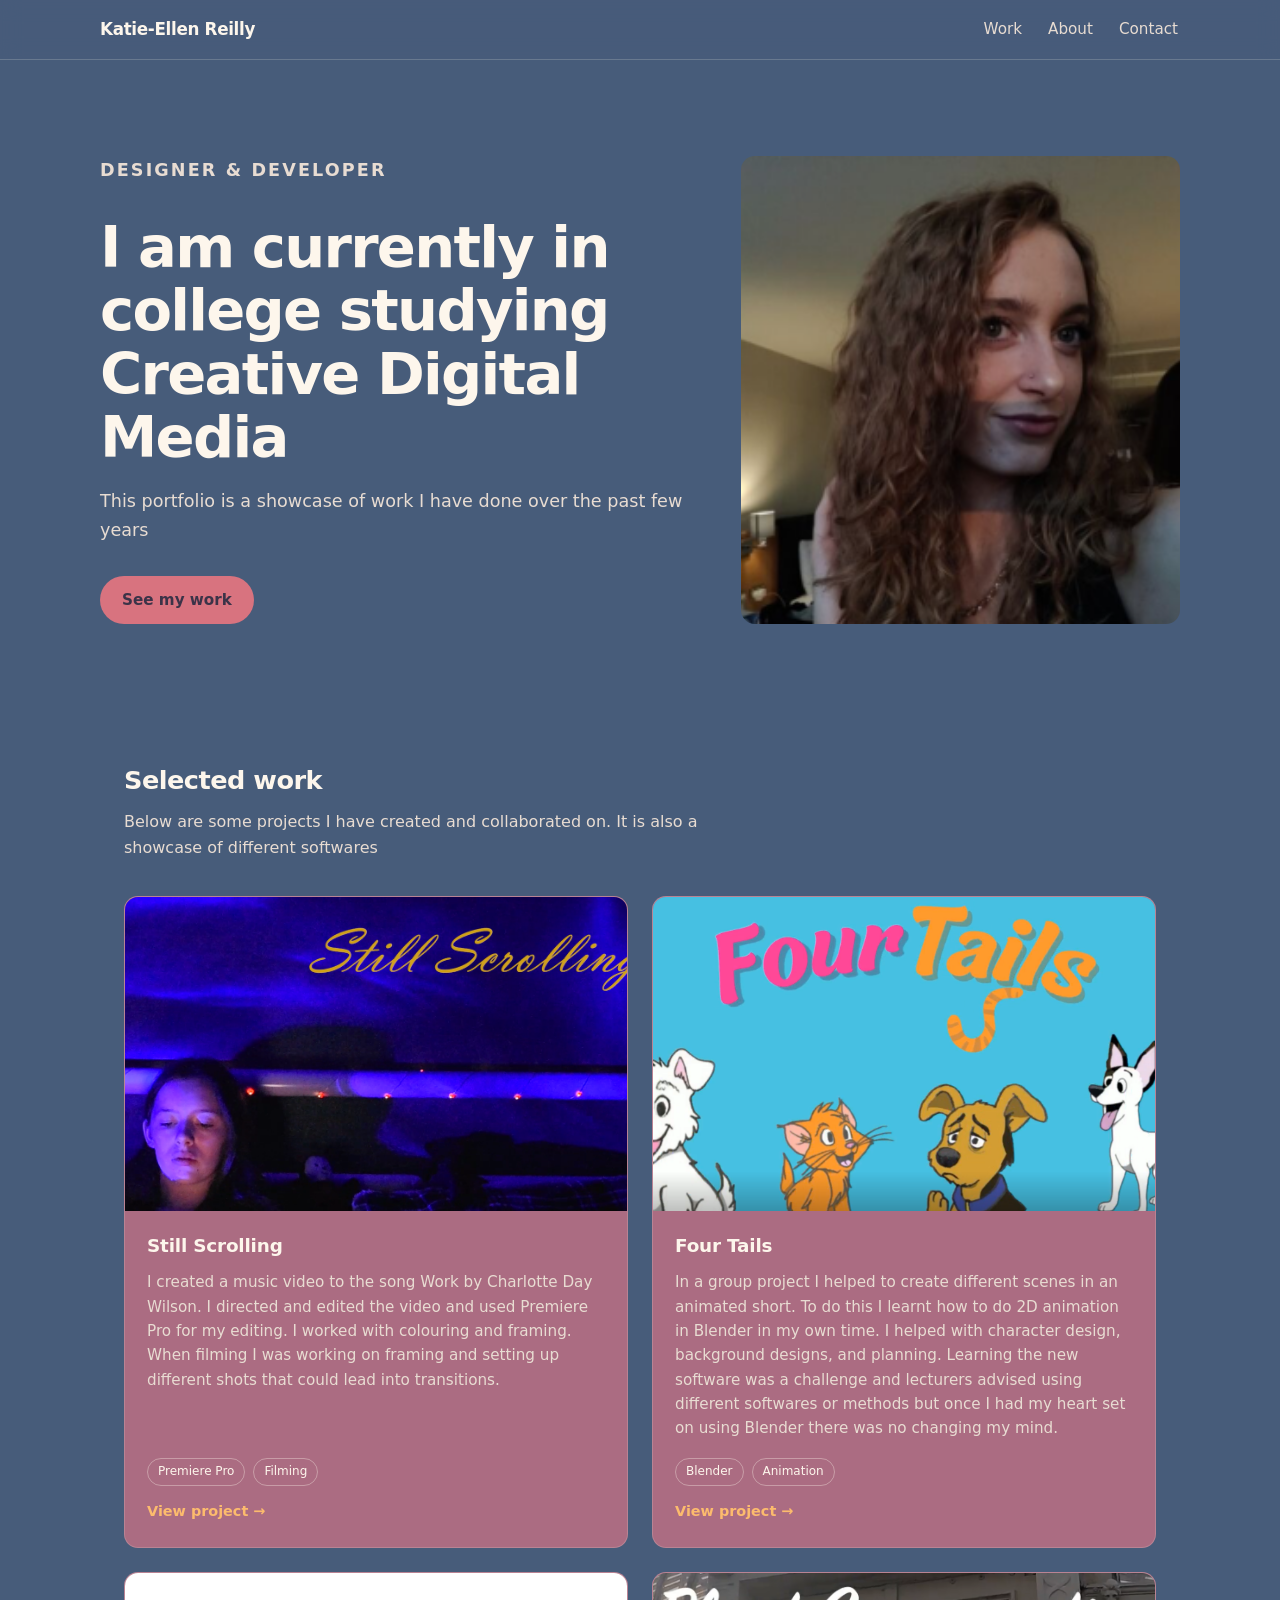
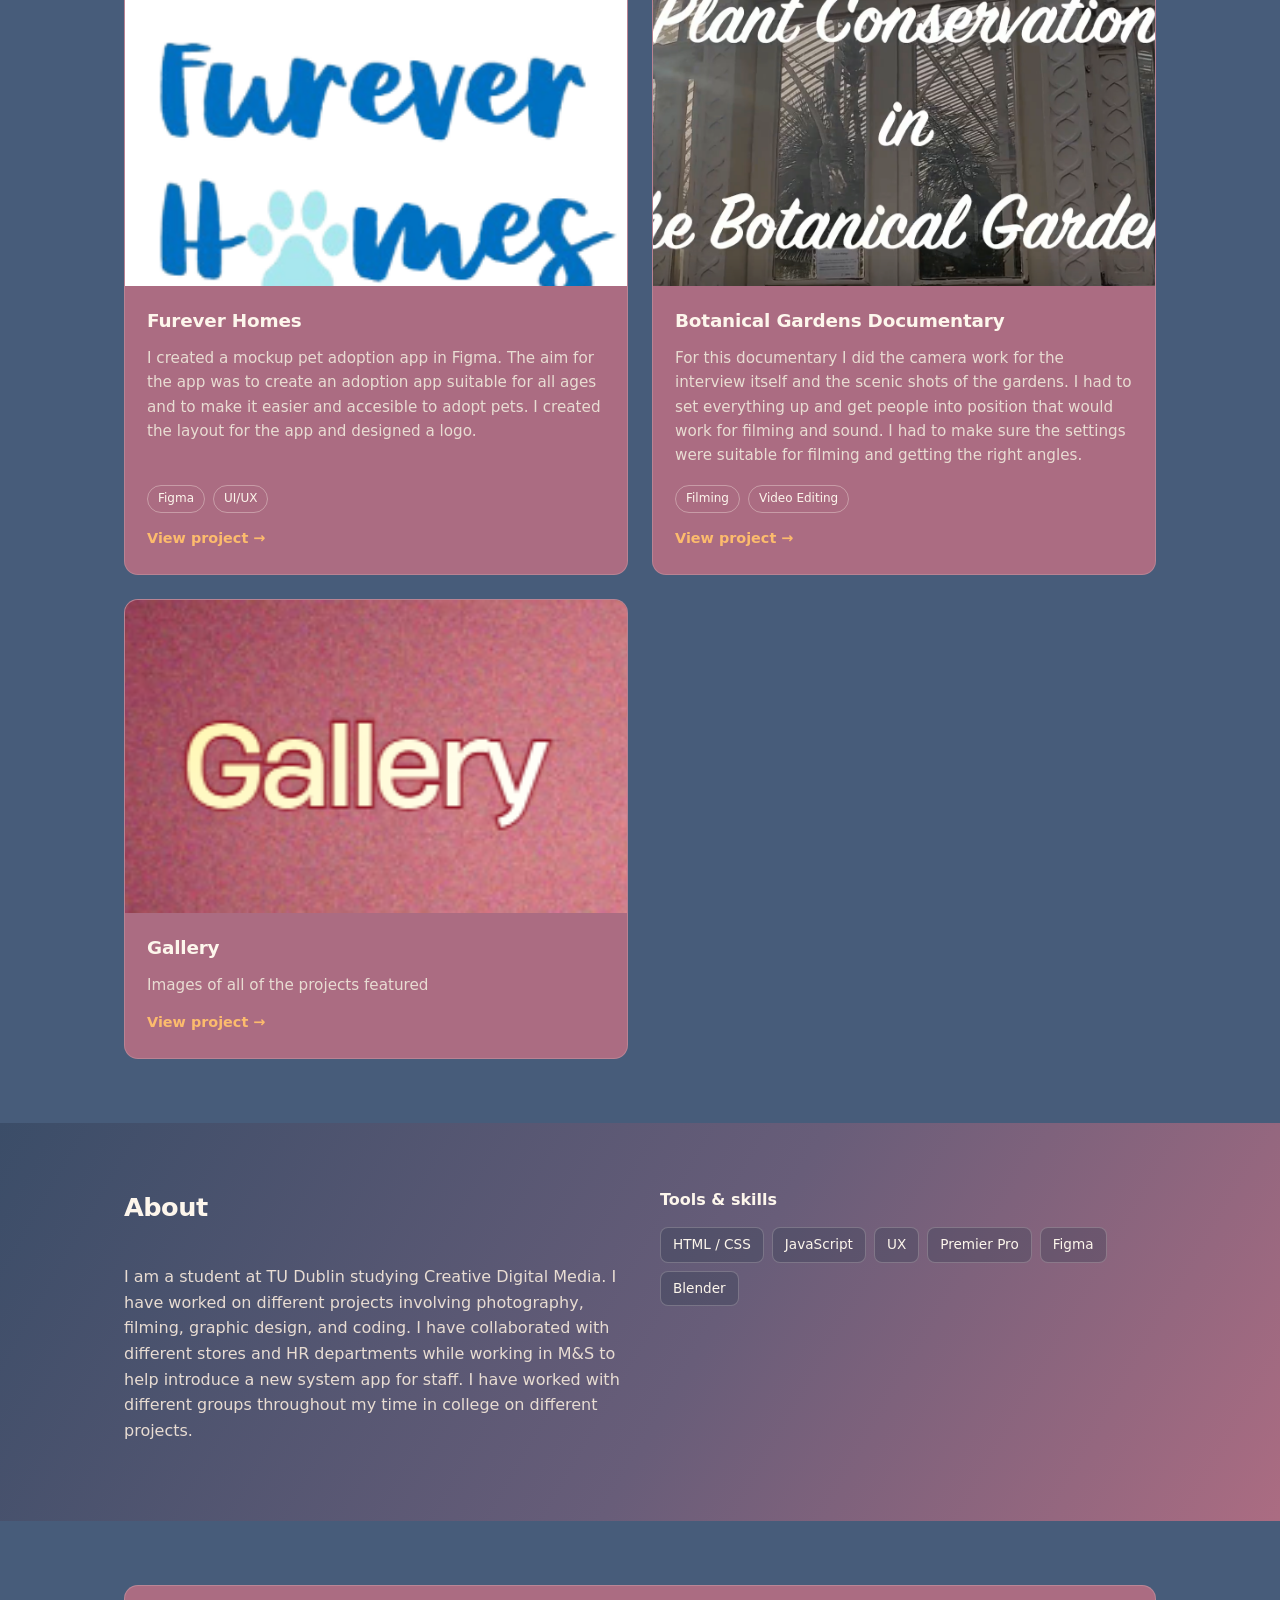
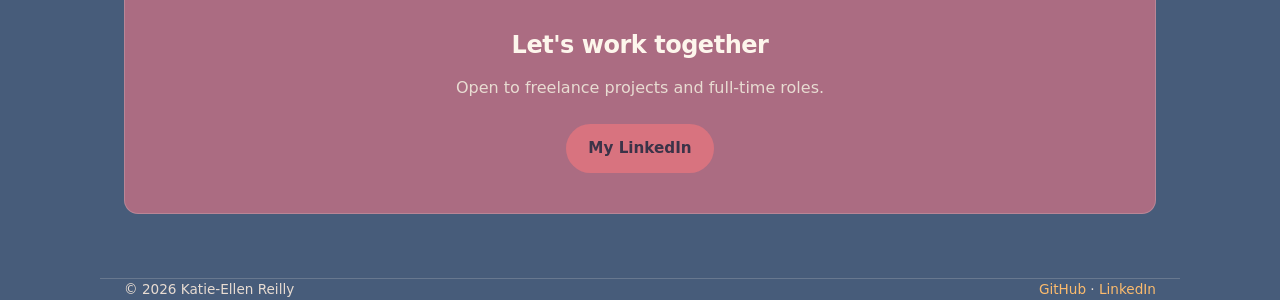
<file: index.html>
<!DOCTYPE html>
<html lang="en">
<head>
<meta charset="UTF-8">
<meta name="viewport" content="width=device-width, initial-scale=1">
<title>Katie-Ellen Reilly — Portfolio</title>
<meta name="description" content="Portfolio of Katie-Ellen Reilly — designer &amp; developer.">
<link rel="stylesheet" href="styles.css">
</head>
<body>

<header>
  <div class="wrap nav">
    <a href="#" class="logo">Katie-Ellen Reilly</a>
    <nav>
      <ul>
        <li><a href="#work">Work</a></li>
        <li><a href="#about">About</a></li>
        <li><a href="#contact">Contact</a></li>
      </ul>
    </nav>
  </div>
</header>

<main>
  <!-- HERO -->
  <div class="wrap hero">
    <div class="hero-text">
      <p class="eyebrow">Designer &amp; Developer</p>
      <h1>I am currently in college studying Creative Digital Media</h1>
      <p>This portfolio is a showcase of work I have done over the past few years</p>
      <div class="btn-row">
        <a class="btn" href="#work">See my work</a>
      </div>
    </div>
    <div class="hero-media">
      <img src="images/katie.png" alt="Portrait of Katie-Ellen Reilly">
    </div>
  </div>

  <!-- PROJECTS -->
  <section id="work">
    <div class="wrap">
      <div class="section-head">
        <h2>Selected work</h2>
        <p>Below are some projects I have created and collaborated on. It is also a showcase of different softwares</p>
      </div>

      <div class="projects">

        <!-- PROJECT 1 -->
        <article class="card">
          <a class="card-link-wrap" href="work/still-scrolling.html">
            <div class="card-media">
              <img src="images/still%20scrolling.png" alt="Still Scrolling music video still">
            </div>
            <div class="card-body">
              <h3>Still Scrolling</h3>
              <p>I created a music video to the song Work by Charlotte Day Wilson. I directed and edited the video and used Premiere Pro for my editing. I worked with colouring and framing. When filming I was working on framing and setting up different shots that could lead into transitions.</p>
              <div class="tags">
                <span class="tag">Premiere Pro</span>
                <span class="tag">Filming</span>
              </div>
              <span class="card-cta">View project →</span>
            </div>
          </a>
        </article>

        <!-- PROJECT 2 -->
        <article class="card">
          <a class="card-link-wrap" href="work/four-tails.html">
            <div class="card-media">
              <img src="images/fourtails%20title.png" alt="Four Tails animation still">
            </div>
            <div class="card-body">
              <h3>Four Tails</h3>
              <p>In a group project I helped to create different scenes in an animated short. To do this I learnt how to do 2D animation in Blender in my own time. I helped with character design, background designs, and planning. Learning the new software was a challenge and lecturers advised using different softwares or methods but once I had my heart set on using Blender there was no changing my mind.</p>
              <div class="tags">
                <span class="tag">Blender</span>
                <span class="tag">Animation</span>
              </div>
              <span class="card-cta">View project →</span>
            </div>
          </a>
        </article>

        <!-- PROJECT 3 -->
        <article class="card">
          <a class="card-link-wrap" href="work/fureverhomes.html">
            <div class="card-media">
              <img src="images/furever%20homes.png" alt="Grow AI app mockup">
            </div>
            <div class="card-body">
              <h3>Furever Homes</h3>
              <p>I created a mockup pet adoption app in Figma. The aim for the app was to create an adoption app suitable for all ages and to make it easier and accesible to adopt pets. I created the layout for the app and designed a logo.</p>
              <div class="tags">
                <span class="tag">Figma</span>
                <span class="tag">UI/UX</span>
              </div>
              <span class="card-cta">View project →</span>
            </div>
          </a>
        </article>

        <!-- PROJECT 4 -->
        <article class="card">
          <a class="card-link-wrap" href="work/botanics-doc.html">
            <div class="card-media">
              <img src="images/botanics%20title.png" alt="Botanical gardens documentary still">
            </div>
            <div class="card-body">
              <h3>Botanical Gardens Documentary</h3>
              <p>For this documentary I did the camera work for the interview itself and the scenic shots of the gardens. I had to set everything up and get people into position that would work for filming and sound. I had to make sure the settings were suitable for filming and getting the right angles.</p>
              <div class="tags">
                <span class="tag">Filming</span>
                <span class="tag">Video Editing</span>
              </div>
              <span class="card-cta">View project →</span>
            </div>
          </a>
        </article>

        <!-- PROJECT 5 -->
        <article class="card">
          <a class="card-link-wrap" href="work/gallery.html">
            <div class="card-media">
              <img src="images/gallery.png" alt="Gallery">
            </div>
            <div class="card-body">
              <h3>Gallery</h3>
              <p>Images of all of the projects featured</p>
              <span class="card-cta">View project →</span>
            </div>
          </a>
        </article>

      </div>
    </div>
  </section>

  <!-- ABOUT -->
  <section id="about">
    <div class="wrap about-grid">
      <div>
        <div class="section-head"><h2>About</h2></div>
        <p>
          I am a student at TU Dublin studying Creative Digital Media. I have worked on different projects involving photography, filming, graphic design, and coding. I have collaborated with different stores and HR departments while working in M&amp;S to help introduce a new system app for staff. I have worked with different groups throughout my time in college on different projects.
        </p>
      </div>
      <div>
        <h3 class="skills-title">Tools &amp; skills</h3>
        <ul class="skills">
          <li>HTML / CSS</li>
          <li>JavaScript</li>
          <li>UX</li>
          <li>Premier Pro</li>
          <li>Figma</li>
          <li>Blender</li>
        </ul>
      </div>
    </div>
  </section>

  <!-- CONTACT -->
  <section id="contact">
    <div class="wrap">
      <div class="contact-box">
        <h2>Let's work together</h2>
        <p>Open to freelance projects and full-time roles.</p>
        <a class="btn" href="https://www.linkedin.com/in/katie-ellen-reilly-738b20449">My LinkedIn</a>
      </div>
    </div>
  </section>
</main>

<footer class="wrap">
  <span>© <span id="year"></span> Katie-Ellen Reilly</span>
  <span>
    <a href="https://github.com/yourhandle">GitHub</a> ·
    <a href="https://www.linkedin.com/in/katie-ellen-reilly-738b20449">LinkedIn</a>
  </span>
</footer>

<script>
  document.getElementById('year').textContent = new Date().getFullYear();
</script>
</body>
</html>
</file>
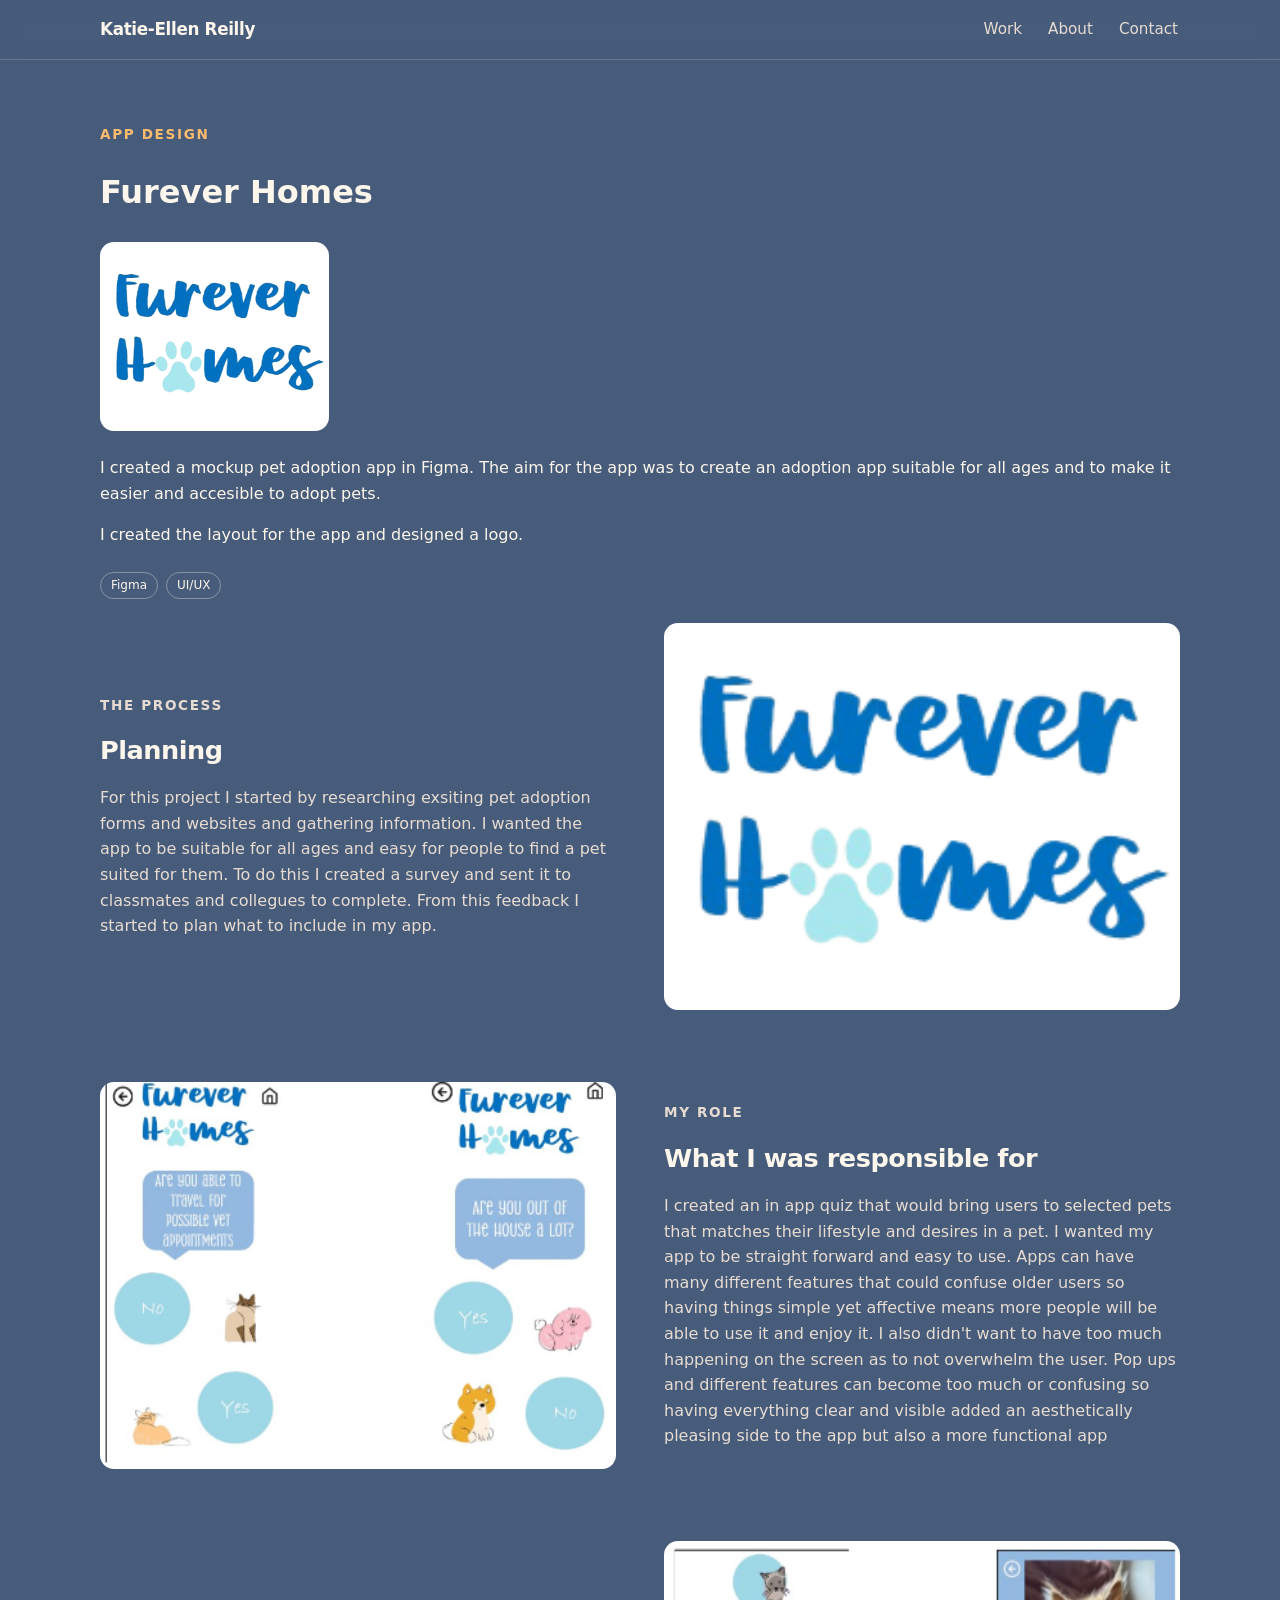
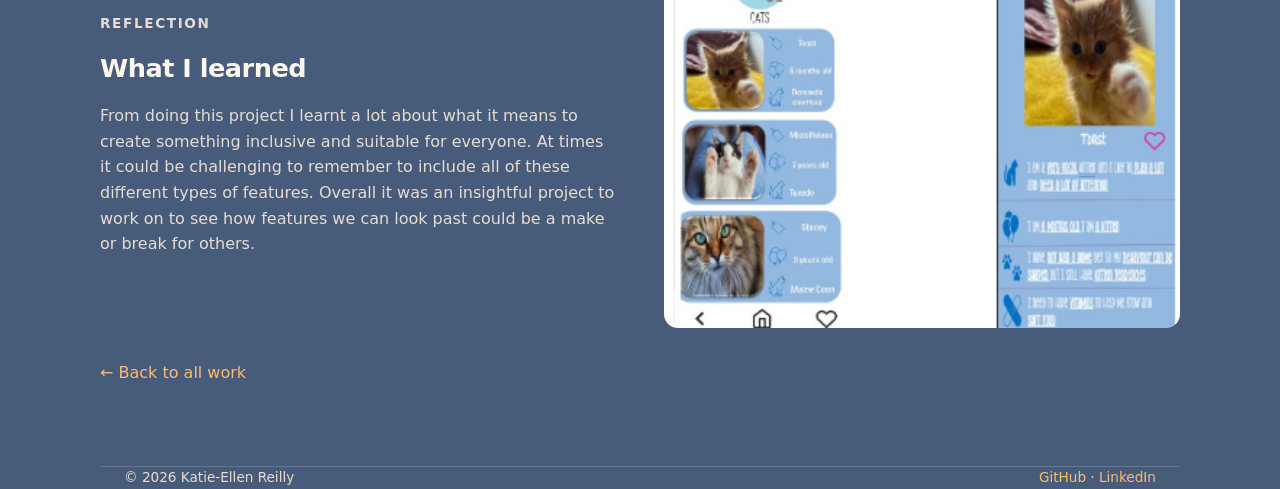
<file: work/fureverhomes.html>
<!DOCTYPE html>
<html lang="en">
<head>
<meta charset="UTF-8">
<meta name="viewport" content="width=device-width, initial-scale=1">
<title>Grow AI — Katie-Ellen Reilly</title>
<meta name="description" content="Furever Homes — a pet adoption app mockup by Katie-Ellen Reilly.">
<link rel="stylesheet" href="../styles.css">
</head>
<body>

<header>
  <div class="wrap nav">
    <a href="../index.html" class="logo">Katie-Ellen Reilly</a>
    <nav>
      <ul>
        <li><a href="../index.html#work">Work</a></li>
        <li><a href="../index.html#about">About</a></li>
        <li><a href="../index.html#contact">Contact</a></li>
      </ul>
    </nav>
  </div>
</header>

<main>
  <div class="wrap" style="padding:64px 0">
    <p class="eyebrow">App Design</p>
    <h1>Furever Homes</h1>
    <img src="../images/furever%20homes.png" alt="Furever Homes app mockup"
         style="border-radius:14px;margin:24px 0">
    <p>I created a mockup pet adoption app in Figma. The aim for the app was to create an adoption app suitable for all ages and to make it easier and accesible to adopt pets.</p>
    <p>I created the layout for the app and designed a logo.</p>
    <div class="tags">
      <span class="tag">Figma</span>
      <span class="tag">UI/UX</span>
    </div>
      
          <!-- PROCESS -->
<section class="process">

  <div class="process-row">
    <div class="process-text">
      <p class="eyebrow">The process</p>
      <h2>Planning</h2>
      <p>For this project I started by researching exsiting pet adoption forms and websites and gathering information. I wanted the app to be suitable for all ages and easy for people to find a pet suited for them. To do this I created a survey and sent it to classmates and collegues to complete. From this feedback I started to plan what to include in my app.</p>
    </div>
    <div class="process-media">
      <img src="../images/furever%20homes.png" alt="Planning notes and storyboard for the project">
    </div>
  </div>

  <div class="process-row reverse">
    <div class="process-text">
      <p class="eyebrow">My role</p>
      <h2>What I was responsible for</h2>
      <p>I created an in app quiz that would bring users to selected pets that matches their lifestyle and desires in a pet. I wanted my app to be straight forward and easy to use. Apps can have many different features that could confuse older users so having things simple yet affective means more people will be able to use it and enjoy it. I also didn't want to have too much happening on the screen as to not overwhelm the user. Pop ups and different features can become too much or confusing so having everything clear and visible added an aesthetically pleasing side to the app but also a more functional app​</p>
    </div>
    <div class="process-media">
      <img src="../images/quiz.png" alt="Working on the project">
    </div>
  </div>

  <div class="process-row">
    <div class="process-text">
      <p class="eyebrow">Reflection</p>
      <h2>What I learned</h2>
      <p>From doing this project I learnt a lot about what it means to create something inclusive and suitable for everyone. At times it could be challenging to remember to include all of these different types of features. Overall it was an insightful project to work on to see how features we can look past could be a make or break for others.</p>
    </div>
    <div class="process-media">
      <img src="../images/main%20page.png" alt="Final outcome of the project">
    </div>
  </div>

</section>
    <p style="margin-top:32px"><a href="../index.html#work">← Back to all work</a></p>
  </div>
</main>

<footer class="wrap">
  <span>© <span id="year"></span> Katie-Ellen Reilly</span>
  <span>
    <a href="https://github.com/yourhandle">GitHub</a> ·
    <a href="https://linkedin.com/in/yourhandle">LinkedIn</a>
  </span>
</footer>

<script>
  document.getElementById('year').textContent = new Date().getFullYear();
</script>
</body>
</html>
</file>
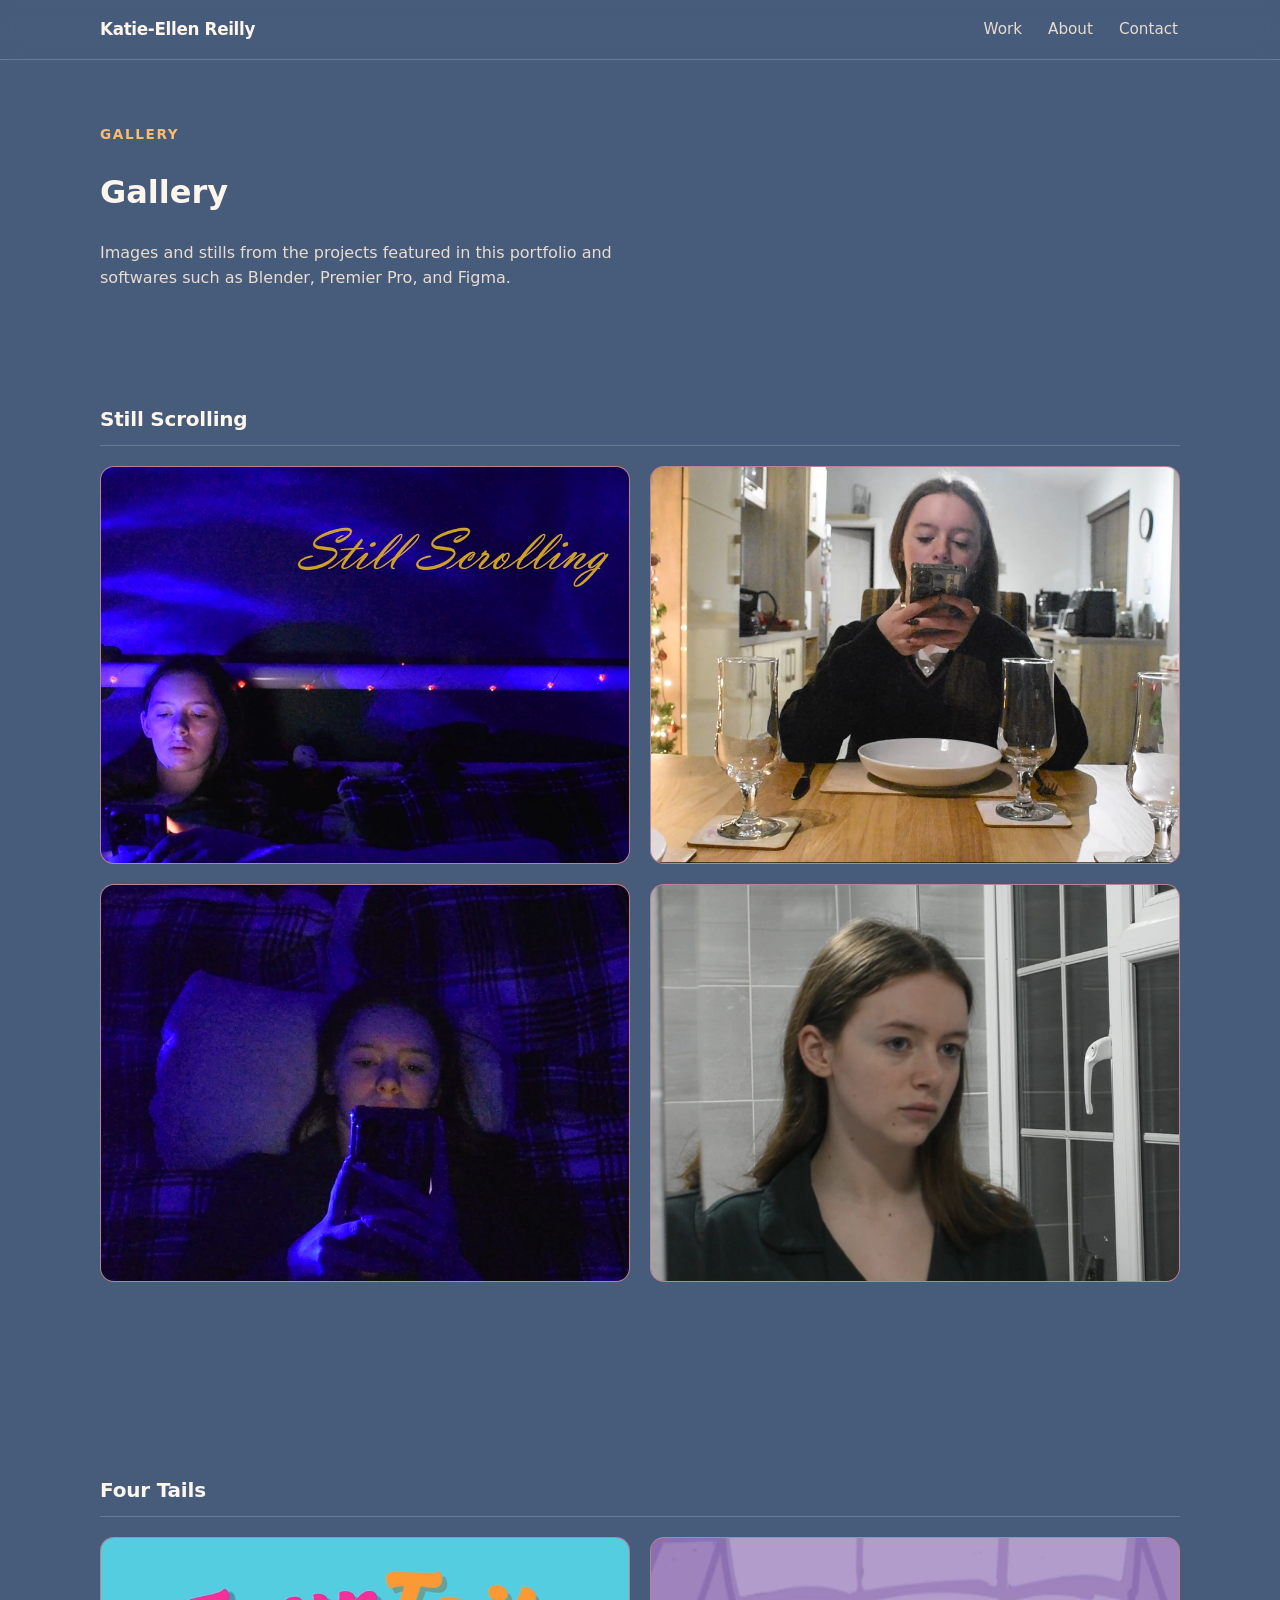
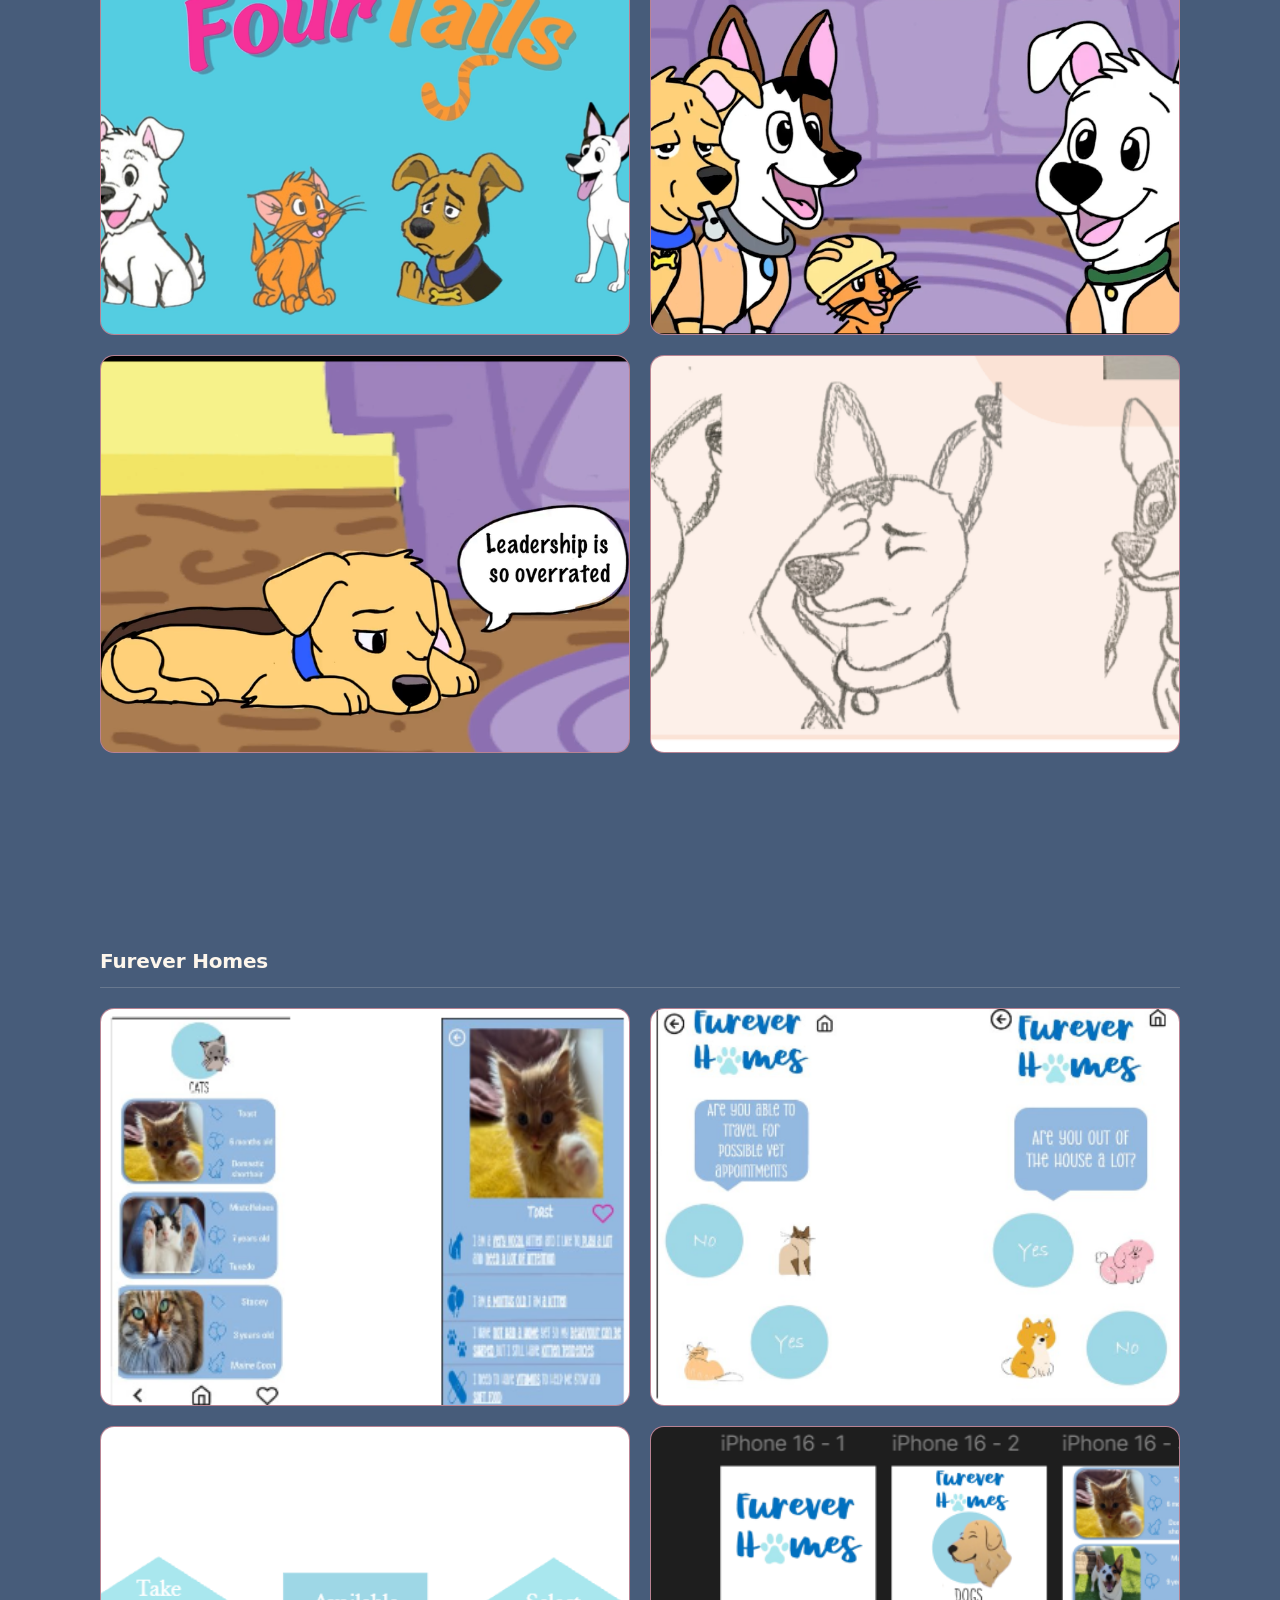
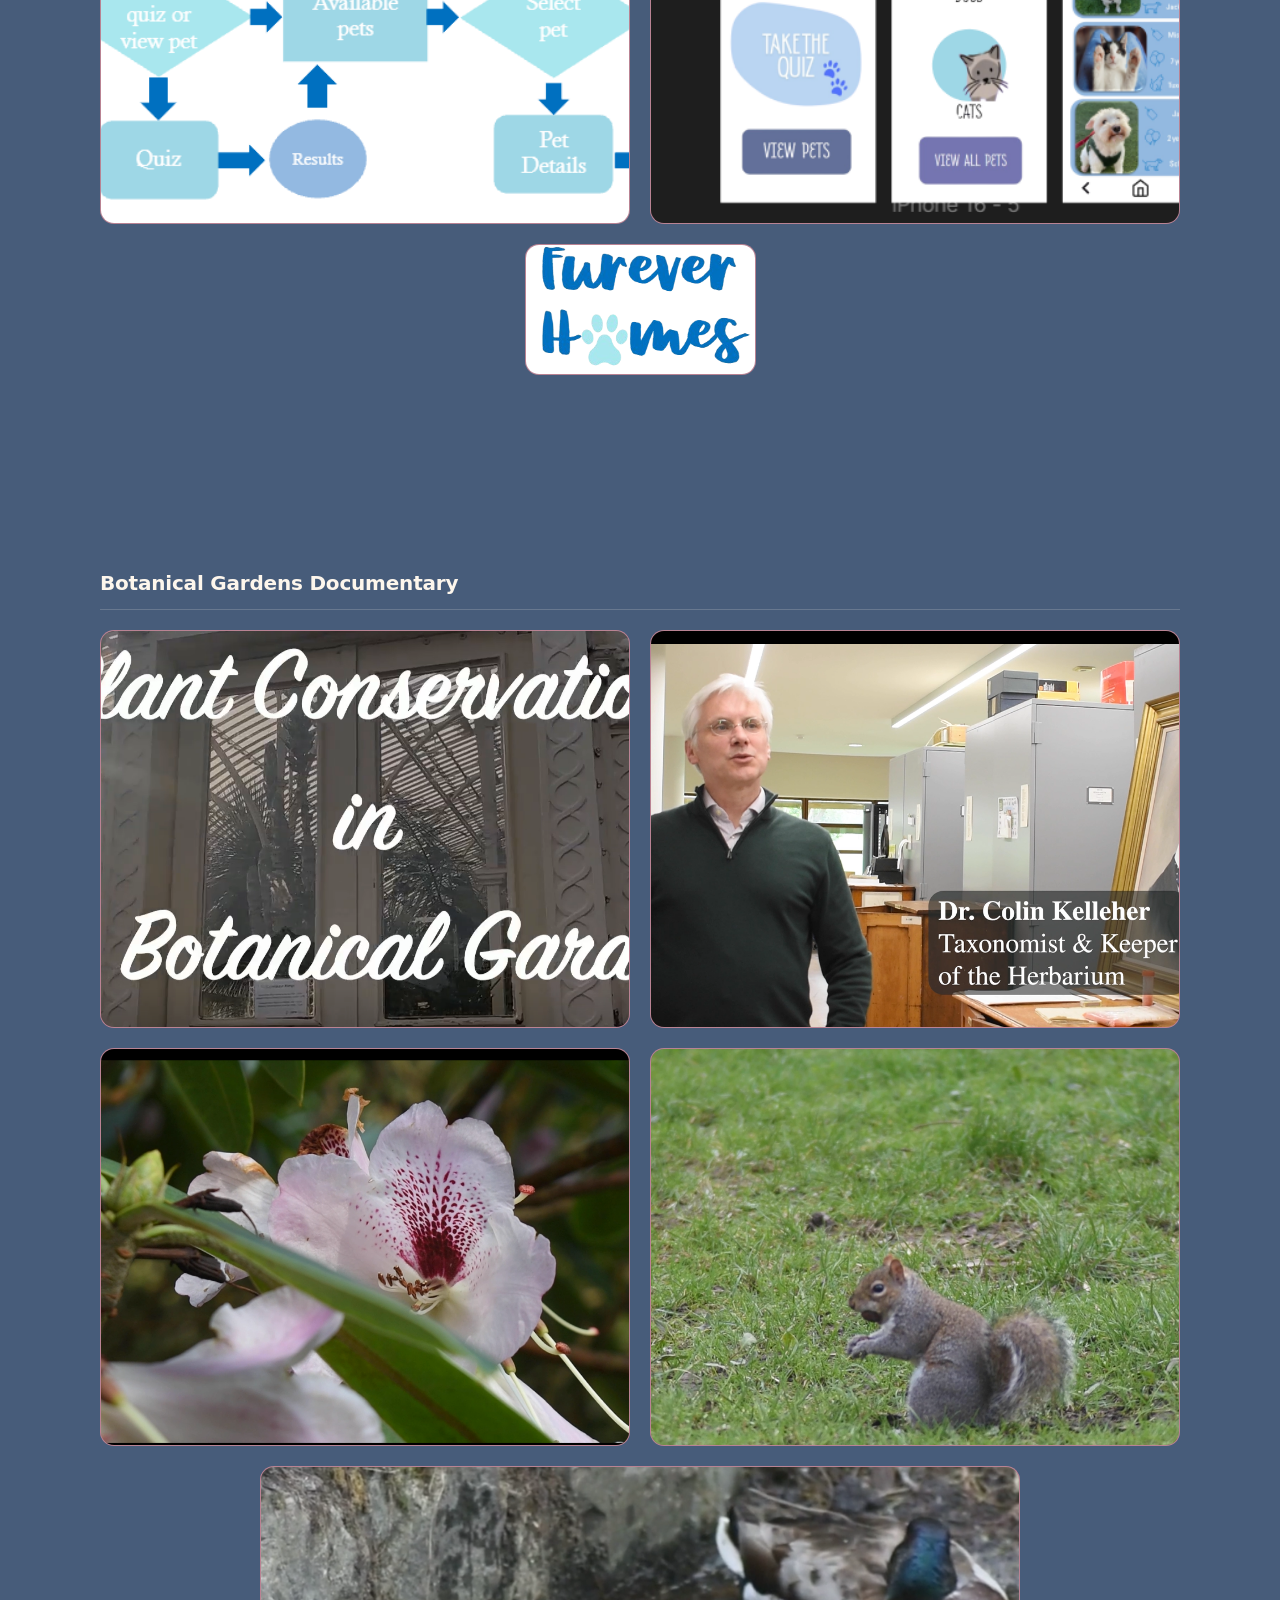
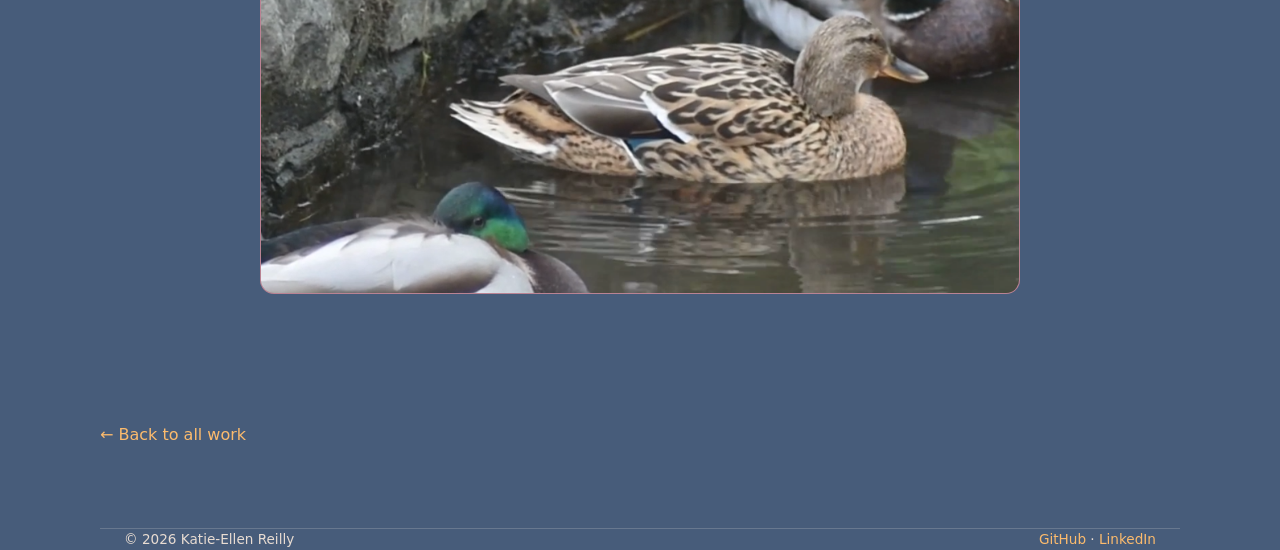
<file: work/gallery.html>
<!DOCTYPE html>
<html lang="en">
<head>
<meta charset="UTF-8">
<meta name="viewport" content="width=device-width, initial-scale=1">
<title>Gallery — Katie-Ellen Reilly</title>
<meta name="description" content="A gallery of images from projects by Katie-Ellen Reilly.">
<link rel="stylesheet" href="../styles.css">
</head>
<body>

<header>
  <div class="wrap nav">
    <a href="../index.html" class="logo">Katie-Ellen Reilly</a>
    <nav>
      <ul>
        <li><a href="../index.html#work">Work</a></li>
        <li><a href="../index.html#about">About</a></li>
        <li><a href="../index.html#contact">Contact</a></li>
      </ul>
    </nav>
  </div>
</header>

<main>
  <div class="wrap" style="padding:64px 0">
    <p class="eyebrow">Gallery</p>
    <h1>Gallery</h1>
    <p style="color:var(--muted);max-width:56ch;margin-bottom:48px">
      Images and stills from the projects featured in this portfolio and softwares such as Blender, Premier Pro, and Figma.
    </p>

    <!-- STILL SCROLLING -->
    <section class="gallery-group">
      <h2>Still Scrolling</h2>
      <div class="gallery">
        <figure class="gallery-item">
          <img src="../images/title2.png" alt="Still Scrolling — image 1">
        </figure>
        <figure class="gallery-item">
          <img src="../images/table.png" alt="Still Scrolling — image 2">
        </figure>
        <figure class="gallery-item">
          <img src="../images/phone.png" alt="Still Scrolling — image 3">
        </figure>
        <figure class="gallery-item">
          <img src="../images/mirror.png" alt="Still Scrolling — image 4">
        </figure>
      </div>
    </section>

    <!-- FOUR TAILS -->
    <section class="gallery-group">
      <h2>Four Tails</h2>
      <div class="gallery">
        <figure class="gallery-item">
          <img src="../images/ft%20title.png" alt="Four Tails — image 1">
        </figure>
        <figure class="gallery-item">
          <img src="../images/group.png" alt="Four Tails — image 2">
        </figure>
        <figure class="gallery-item">
          <img src="../images/kevin.png" alt="Four Tails — image 3">
        </figure>
        <figure class="gallery-item">
          <img src="../images/concept.png" alt="Four Tails — image 4">
        </figure>
      </div>
    </section>

    <!-- GROW AI -->
    <section class="gallery-group">
      <h2>Furever Homes</h2>
      <div class="gallery">
        <figure class="gallery-item">
          <img src="../images/main%20page.png" alt="Grow AI — image 1">
        </figure>
        <figure class="gallery-item">
          <img src="../images/quiz.png" alt="Grow AI — image 2">
        </figure>
        <figure class="gallery-item">
          <img src="../images/flow.png" alt="Grow AI — image 3">
        </figure>
        <figure class="gallery-item">
          <img src="../images/homepage.png" alt="Grow AI — image 4">
        </figure>
        <figure class="gallery-item feature">
          <img src="../images/furever%20homes.png" alt="Grow AI — image 5">
        </figure>
      </div>
    </section>

    <!-- BOTANICAL GARDENS -->
    <section class="gallery-group">
      <h2>Botanical Gardens Documentary</h2>
      <div class="gallery">
        <figure class="gallery-item">
          <img src="../images/botanics%20title.png" alt="Botanical Gardens — image 1">
        </figure>
        <figure class="gallery-item">
          <img src="../images/Screenshot%202026-11-08%20222253.png" alt="Botanical Gardens — image 2">
        </figure>
        <figure class="gallery-item">
          <img src="../images/Screenshot%202026-11-08%20222409.png" alt="Botanical Gardens — image 3">
        </figure>
        <figure class="gallery-item">
          <img src="../images/Screenshot%202026-11-08%20222507.png" alt="Botanical Gardens — image 4">
        </figure>
        <figure class="gallery-item feature">
          <img src="../images/nature.png" alt="Botanical Gardens — image 5">
        </figure>
      </div>
    </section>



    <p style="margin-top:48px"><a href="../index.html#work">← Back to all work</a></p>
  </div>
</main>

<footer class="wrap">
  <span>© <span id="year"></span> Katie-Ellen Reilly</span>
  <span>
    <a href="https://github.com/yourhandle">GitHub</a> ·
    <a href="https://linkedin.com/in/yourhandle">LinkedIn</a>
  </span>
</footer>

<script>
  document.getElementById('year').textContent = new Date().getFullYear();
</script>
</body>
</html>
</file>
<file: styles.css>
:root{
  --sand:#fcbb6d;        /* warm apricot */
  --rose:#d8737f;        /* dusty rose */
  --mauve:#ab6c82;       /* mauve */
  --plum:#685d79;        /* muted plum */
  --slate:#475c7a;       /* slate blue */

  --bg:#475c7a;          /* slate blue page background */
  --band:linear-gradient(120deg, #3b4d68, #685d79 55%, #ab6c82);
  --surface:#ab6c82;     /* mauve cards */
  --text:#fdf6ec;        /* cream text */
  --muted:#e8dcd2;       /* softer cream for secondary text */
  --accent:#d8737f;      /* dusty rose buttons */
  --accent-2:#fcbb6d;    /* apricot hover */
  --radius:14px;
  --max:1080px;
}

*{box-sizing:border-box}
html{scroll-behavior:smooth}
body{
  margin:0;
  background:var(--bg);
  color:var(--text);
  font-family:system-ui,-apple-system,"Segoe UI",Roboto,Helvetica,Arial,sans-serif;
  line-height:1.6;
  -webkit-font-smoothing:antialiased;
}
a{color:var(--accent-2);text-decoration:none}
a:hover{text-decoration:underline}
img{max-width:100%;display:block}

.wrap{max-width:var(--max);margin:0 auto;padding:0 24px}

/* ---------- Header ---------- */
header{
  position:sticky;top:0;z-index:10;
  background:color-mix(in srgb, var(--bg) 82%, transparent);
  backdrop-filter:blur(10px);
  border-bottom:1px solid color-mix(in srgb, var(--text) 18%, transparent);
}
.nav{
  display:flex;align-items:center;justify-content:space-between;
  gap:16px;padding:16px 0;
}
.logo{font-weight:700;letter-spacing:-.02em;font-size:1.05rem;color:var(--text)}
.nav ul{display:flex;gap:22px;list-style:none;margin:0;padding:0;font-size:.95rem}
.nav ul a{
  position:relative;
  color:var(--muted);
  padding:6px 2px;
  border-radius:6px;
  transition:color .22s ease, text-shadow .22s ease, background .22s ease;
}
.nav ul a:hover,
.nav ul a:focus-visible{
  color:var(--accent-2);
  text-decoration:none;
  text-shadow:0 0 10px color-mix(in srgb, var(--accent-2) 90%, transparent),
              0 0 24px color-mix(in srgb, var(--accent-2) 55%, transparent);
  background:color-mix(in srgb, var(--accent-2) 16%, transparent);
}
.nav ul a::after{
  content:"";
  position:absolute;left:0;right:0;bottom:0;
  height:2px;border-radius:2px;
  background:var(--accent-2);
  transform:scaleX(0);
  transform-origin:center;
  transition:transform .22s ease;
  box-shadow:0 0 10px color-mix(in srgb, var(--accent-2) 85%, transparent);
}
.nav ul a:hover::after,
.nav ul a:focus-visible::after{transform:scaleX(1)}
@media (max-width:600px){
  .nav ul{gap:14px;font-size:.85rem}
}

/* ---------- Hero ---------- */
.hero{
  padding:96px 0 72px;
  display:grid;
  grid-template-columns:1.15fr 0.85fr;
  gap:48px;
  align-items:stretch;
}
.hero-text{display:flex;flex-direction:column;justify-content:center}
.hero-media{border-radius:var(--radius);overflow:hidden;min-height:0}
.hero-media img{width:100%;height:100%;object-fit:cover}

.eyebrow{
  color:var(--accent-2);font-size:.85rem;font-weight:700;
  text-transform:uppercase;letter-spacing:.12em;margin:0 0 14px;
}
.hero h1{
  font-size:clamp(2.1rem,6vw,3.6rem);
  line-height:1.1;letter-spacing:-.03em;margin:0 0 18px;max-width:18ch;
}
.hero-text > p{color:var(--muted);font-size:1.1rem;max-width:56ch;margin:0 0 32px}

@media (max-width:760px){
  .hero{grid-template-columns:1fr;gap:32px;padding:64px 0 48px}
  .hero-media{aspect-ratio:4/3}
}

/* ---------- Buttons ---------- */
.btn{
  display:inline-block;padding:12px 22px;border-radius:999px;
  background:var(--accent);color:#3b3348;font-weight:600;font-size:.95rem;
  transition:box-shadow .22s ease, background .22s ease, transform .22s ease;
}
.btn:hover{
  text-decoration:none;
  background:var(--accent-2);
  box-shadow:0 0 20px color-mix(in srgb, var(--accent-2) 60%, transparent);
}
.btn.ghost{
  background:transparent;color:var(--text);
  border:1px solid color-mix(in srgb, var(--accent-2) 55%, transparent);
}
.btn.ghost:hover{
  color:var(--accent-2);
  box-shadow:0 0 18px color-mix(in srgb, var(--accent-2) 45%, transparent);
}
.btn-row{display:flex;gap:12px;flex-wrap:wrap}

/* ---------- Projects banner ---------- */
.banner{
  background:var(--band);
  color:var(--text);
  padding:56px 0;
  border-top:1px solid color-mix(in srgb, var(--accent-2) 45%, transparent);
  border-bottom:1px solid color-mix(in srgb, var(--accent-2) 45%, transparent);
    --band:linear-gradient(120deg, #fcbb6d, #e88a76 50%, #d8737f);

}
.banner h2{
  margin:0 0 8px;
  font-size:clamp(1.8rem,4.5vw,2.6rem);
  text-transform:uppercase;
  letter-spacing:.06em;
}
.banner p{
  margin:0;max-width:60ch;
  color:color-mix(in srgb, var(--text) 86%, transparent);
}
.banner .rule{
  width:64px;height:4px;border-radius:4px;
  background:var(--accent-2);
  margin:0 0 20px;
  box-shadow:0 0 14px color-mix(in srgb, var(--accent-2) 75%, transparent);
}

/* ---------- Section backgrounds ---------- */
section{padding:64px 0}
#work{background:var(--bg)}
#about{background:var(--band)}
#contact{background:var(--bg)}

/* ---------- Section headings ---------- */
.section-head{margin-bottom:36px}
.section-head h2{font-size:1.6rem;letter-spacing:-.02em;margin:0 0 8px}
.section-head p{color:var(--muted);margin:0;max-width:60ch}

/* ---------- Projects grid ---------- */
.projects{
  display:grid;
  grid-template-columns:repeat(2,1fr);
  gap:24px;
}
@media (max-width:760px){
  .projects{grid-template-columns:1fr}
}

.card{
  background:var(--surface);
  border:1px solid color-mix(in srgb, var(--text) 16%, transparent);
  border-radius:var(--radius);
  overflow:hidden;
  display:flex;flex-direction:column;
  transition:transform .18s ease, border-color .18s ease, box-shadow .18s ease;
}
.card:hover{
  transform:translateY(-3px);
  border-color:var(--accent-2);
  box-shadow:0 10px 30px color-mix(in srgb, #2b3a4e 45%, transparent),
             0 0 22px color-mix(in srgb, var(--accent-2) 45%, transparent);
}
.card-link-wrap{
  display:flex;flex-direction:column;flex:1;
  color:inherit;text-decoration:none;
}
.card-link-wrap:hover{text-decoration:none}
.card-link-wrap:focus-visible{outline:2px solid var(--accent-2);outline-offset:-2px}
.card-media{
  aspect-ratio:16/10;
  background:linear-gradient(135deg, #8f5a6d, #6d4a63);
  display:grid;place-items:center;
  color:var(--text);font-size:.85rem;letter-spacing:.08em;text-transform:uppercase;
  overflow:hidden;
}
.card-media img{width:100%;height:100%;object-fit:cover}
.card-body{padding:20px 22px 24px;display:flex;flex-direction:column;gap:10px;flex:1}
.card-body h3{margin:0;font-size:1.15rem;letter-spacing:-.01em;color:var(--text)}
.card-body p{margin:0;color:var(--muted);font-size:.95rem}
.tags{display:flex;flex-wrap:wrap;gap:8px;margin-top:auto;padding-top:8px}
.tag{
  font-size:.75rem;color:var(--text);
  border:1px solid color-mix(in srgb, var(--text) 35%, transparent);
  padding:3px 10px;border-radius:999px;
}
.card-cta{font-size:.9rem;font-weight:600;margin-top:4px;color:var(--accent-2)}

/* ---------- About ---------- */
.about-grid{
  display:grid;grid-template-columns:1fr 1fr;gap:40px;align-items:start;
}
@media (max-width:760px){.about-grid{grid-template-columns:1fr}}
.about-grid p{color:var(--muted);margin:0 0 14px}
.skills-title{font-size:1rem;margin:0 0 14px}
.skills{display:flex;flex-wrap:wrap;gap:8px;list-style:none;padding:0;margin:0}
.skills li{
  background:color-mix(in srgb, #2b3a4e 30%, transparent);
  border:1px solid color-mix(in srgb, var(--text) 22%, transparent);
  padding:6px 12px;border-radius:8px;font-size:.85rem;
}

/* ---------- Contact ---------- */
.contact-box{
  background:var(--surface);
  border:1px solid color-mix(in srgb, var(--text) 18%, transparent);
  border-radius:var(--radius);
  padding:40px;
  text-align:center;
}
.contact-box h2{margin:0 0 10px;font-size:1.5rem;letter-spacing:-.02em}
.contact-box p{color:var(--muted);margin:0 0 24px}

footer{
  border-top:1px solid color-mix(in srgb, var(--text) 18%, transparent);
  padding:28px 0;color:var(--muted);font-size:.85rem;
  display:flex;justify-content:space-between;gap:16px;flex-wrap:wrap;
}

video{
  width:100%;
  border-radius:var(--radius);
  margin:24px 0;
  display:block;
}

/* ---------- Process sections ---------- */
.process{
  display:flex;
  flex-direction:column;
  gap:72px;
  padding:24px 0 0;
}

.process-row{
  display:grid;
  grid-template-columns:1fr 1fr;
  gap:48px;
  align-items:center;
}

/* flips the image to the left */
.process-row.reverse .process-media{order:-1}

.process-text h2{
  font-size:1.6rem;
  letter-spacing:-.02em;
  margin:0 0 14px;
}
.process-text p{
  color:var(--muted);
  margin:0 0 14px;
  max-width:56ch;
}
.process-text p:last-child{margin-bottom:0}

.process-media{
  border-radius:var(--radius);
  overflow:hidden;
  background:linear-gradient(135deg, #8f5a6d, #6d4a63);
  aspect-ratio:4/3;
}
.process-media img{
  width:100%;
  height:100%;
  object-fit:cover;
}

@media (max-width:760px){
  .process{gap:48px}
  .process-row{grid-template-columns:1fr;gap:24px}
  /* keep text above image on mobile, even on reversed rows */
  .process-row.reverse .process-media{order:0}
}

/* ---------- Gallery ---------- */
.gallery-group{
  margin-bottom:64px;
}
.gallery-group h2{
  font-size:1.25rem;
  letter-spacing:-.01em;
  margin:0 0 20px;
  padding-bottom:10px;
  border-bottom:1px solid rgba(253,246,236,.18);
}

.gallery{
  display:grid;
  grid-template-columns:1fr 1fr;
  gap:20px;
}

.gallery-item{
  margin:0;
  background:var(--surface);
  border:1px solid rgba(253,246,236,.16);
  border-radius:var(--radius);
  overflow:hidden;
  transition:transform .18s ease, border-color .18s ease, box-shadow .18s ease;
}
.gallery-item:hover{
  transform:translateY(-3px);
  border-color:var(--accent-2);
  box-shadow:0 10px 30px rgba(43,58,78,.45),
             0 0 22px rgba(252,187,109,.45);
}

.gallery-item img{
  width:100%;
  aspect-ratio:4/3;
  object-fit:cover;
  display:block;
}

/* the fifth image spans the full width, centred underneath */
.gallery-item.feature{
  grid-column:1 / -1;
  max-width:760px;
  margin:0 auto;
}
.gallery-item.feature img{
  aspect-ratio:16/9;
}

@media (max-width:700px){
  .gallery{grid-template-columns:1fr;gap:14px}
  .gallery-item.feature{max-width:100%}
}
</file>
